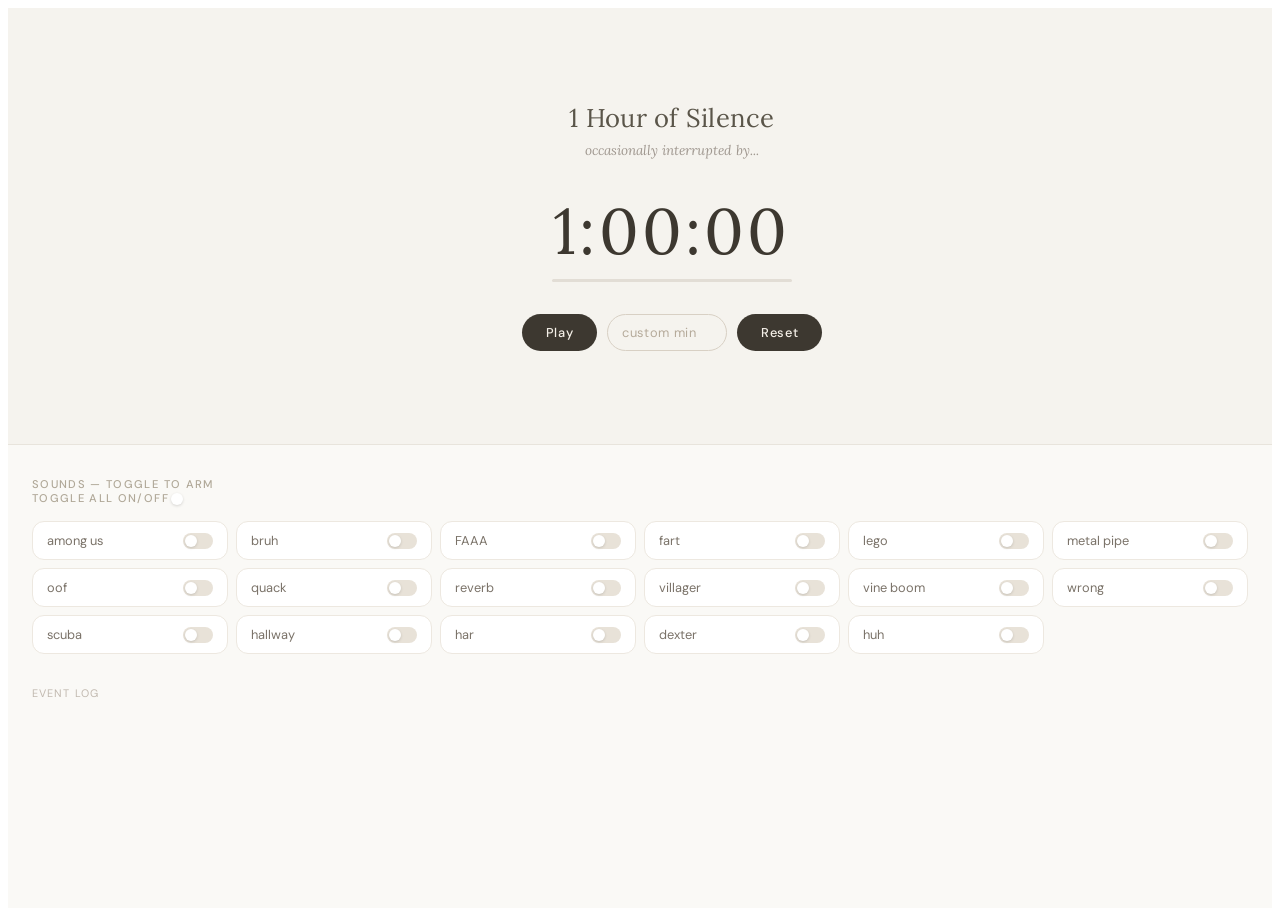
<file: index.html>
<!DOCTYPE html>
<html lang="en">
<head>
  <meta charset="UTF-8" />
  <meta name="viewport" content="width=device-width, initial-scale=1.0" />
  <title>1 Hour of Silence</title>
  <link rel="stylesheet" href="style.css" />

<body>
  <div id="app">
    <div id="scene">
      <div id="title-text">1 Hour of Silence</div>
      <div id="subtitle-text">occasionally interrupted by...</div>
      <div id="timer-display">1:00:00</div>
      <div id="progress-track"><div id="progress-fill"></div></div>
      <div id="ctrl-row">
        <button class="play-btn" id="btn-play" onclick="togglePlay()">Play</button>
		<div class="custom-time">
			<input type="number" id="custom-input" name="length" min="1" max="100" placeholder="custom minutes">
		</div>
        <button class="play-btn" onclick="resetTimer()">Reset</button>
      </div>
    </div>

    <div id="bottom-section">

      <div id="section-label">Sounds — toggle to arm<br>
		  Toggle all on/off
		  <label class="pill-toggle" title="toggle">
		          <input type="checkbox" onchange="toggleOnOff(this.checked)">
		          <div class="tog-track"></div>
		        </label>
	  </div>
      <div id="sounds-grid"></div>

      <div id="log- area">
        <div id="log-label">Event log</div>
        <div id="log-entries"></div>
      </div>
    </div>
  </div>
  <div id="ending-grid"></div>

  <script src="script.js"></script>
</body>
</html>
</file>
<file: style.css>
@import url('https://fonts.googleapis.com/css2?family=Lora:ital,wght@0,400;0,500;1,400&family=DM+Sans:wght@300;400;500&display=swap');

  #app {
    background: #faf9f6;
    min-height: 100vh;
    font-family: 'DM Sans', sans-serif;
    color: #2d2d2d;
    padding: 0;
    position: relative;
    overflow: hidden;
  }

  #scene {
    position: relative;
    width: 100%;
    min-height: 340px;
    background: #f5f3ee;
    border-bottom: 1px solid #e8e4dc;
    display: flex;
    flex-direction: column;
    align-items: center;
    justify-content: center;
    padding: 3rem 2rem;
  }

  .scene-emoji-float {
    position: absolute;
    max-width: 80px;
    font-size: 4.5rem;
    pointer-events: none;
    opacity: 0;
    transition: opacity 0.08s ease;
    z-index: 10;
    filter: saturate(1.1);
    line-height: 1;
  }

  .scene-emoji-float.visible {
    opacity: 1;
  }

  .scene-emoji-float.fading {
    opacity: 0;
    transition: opacity 0.4s ease;
  }

  #title-text {
    font-family: 'Lora', serif;
    font-size: 1.6rem;
    font-weight: 400;
    color: #5a5549;
    text-align: center;
    margin-bottom: 0.4rem;
    letter-spacing: 0.01em;
  }

  #subtitle-text {
    font-family: 'Lora', serif;
    font-style: italic;
    font-size: 0.85rem;
    color: #a09890;
    text-align: center;
    margin-bottom: 2.5rem;
  }

  #timer-display {
    font-family: 'Lora', serif;
    font-size: 4rem;
    font-weight: 400;
    color: #3d3830;
    letter-spacing: 0.05em;
    line-height: 1;
    margin-bottom: 1rem;
    text-align: center;
  }

  #timer-display.ticking {
    color: #2d2820;
  }

  #progress-track {
    width: 240px;
    height: 3px;
    background: #e2ddd5;
    border-radius: 2px;
    overflow: hidden;
    margin-bottom: 2rem;
  }

  #progress-fill {
    height: 100%;
    background: #b5a898;
    border-radius: 2px;
    width: 0%;
    transition: width 1s linear;
  }

  #ctrl-row {
    display: flex;
    gap: 10px;
  }

  .play-btn {
    background: #3d3830;
    color: #f5f0e8;
    border: none;
    font-family: 'DM Sans', sans-serif;
    font-size: 0.8rem;
    font-weight: 500;
    padding: 9px 24px;
    border-radius: 100px;
    cursor: pointer;
    letter-spacing: 0.05em;
    transition: background 0.15s, transform 0.1s;
  }

  .play-btn:hover { background: #2a261f; }
  .play-btn:active { transform: scale(0.97); }

  .reset-btn {
    background: transparent;
    color: #9a9080;
    border: 1px solid #d8d0c4;
    font-family: 'DM Sans', sans-serif;
    font-size: 0.8rem;
    padding: 9px 18px;
    border-radius: 100px;
    cursor: pointer;
    letter-spacing: 0.05em;
    transition: border-color 0.15s, color 0.15s;
  }

  .reset-btn:hover { border-color: #a09080; color: #5a5449; }

  .custom-time {
    display: flex;
    gap: 10px;
    align-items: center;
  }

  #custom-input {
    background: transparent;
    color: #5a5449;
    border: 1px solid #d8d0c4;
    font-family: 'DM Sans', sans-serif;
    font-size: 0.8rem;
    padding: 9px 14px;
    border-radius: 100px;
    width: 90px;
    outline: none;
    letter-spacing: 0.05em;
    transition: border-color 0.15s, color 0.15s;
  }

  #custom-input::placeholder {
    color: #b5aa9a;
  }

  #custom-input:focus {
    border-color: #a09080;
  }
  
  #bottom-section {
    padding: 2rem 1.5rem;
    background: #faf9f6;
  }

  #section-label {
    font-size: 0.7rem;
    font-weight: 500;
    color: #b0a898;
    letter-spacing: 0.12em;
    text-transform: uppercase;
    margin-bottom: 1rem;
  }

  #sounds-grid {
    display: grid;
    grid-template-columns: repeat(auto-fill, minmax(190px, 1fr));
    gap: 8px;
    margin-bottom: 2rem;
  }

  .sound-pill {
    display: flex;
    align-items: center;
    gap: 10px;
    padding: 10px 14px;
    background: #fff;
    border: 1px solid #ede8e0;
    border-radius: 12px;
    cursor: pointer;
    transition: border-color 0.15s, background 0.15s;
    user-select: none;
  }

  .sound-pill:hover {
    border-color: #c8bfb2;
    background: #fdfcf9;
  }

  .sound-pill.active {
    border-color: #b5a898;
    background: #faf7f2;
  }

  .sound-pill.active .pill-name {
    color: #3d3830;
  }

  .pill-emoji {
    font-size: 1.3rem;
    line-height: 1;
    flex-shrink: 0;
  }

  .pill-name {
    font-size: 0.8rem;
    color: #7a7268;
    font-weight: 400;
    flex: 1;
  }

  .pill-range {
    font-size: 0.68rem;
    color: #c0b8ae;
  }

  .pill-toggle {
    width: 30px;
    height: 16px;
    position: relative;
    flex-shrink: 0;
  }

  .pill-toggle input {
    opacity: 0;
    width: 0;
    height: 0;
    position: absolute;
  }

  .tog-track {
    position: absolute;
    inset: 0;
    background: #e8e2d8;
    border-radius: 100px;
    cursor: pointer;
    transition: background 0.2s;
  }

  .tog-track::after {
    content: '';
    position: absolute;
    width: 12px;
    height: 12px;
    top: 2px;
    left: 2px;
    background: #fff;
    border-radius: 50%;
    transition: transform 0.2s;
    box-shadow: 0 1px 3px rgba(0,0,0,0.15);
  }

  .pill-toggle input:checked + .tog-track {
    background: #8a7d6e;
  }

  .pill-toggle input:checked + .tog-track::after {
    transform: translateX(14px);
  }

  #log-area {
    border-top: 1px solid #ede8e0;
    padding-top: 1.2rem;
  }

  #log-label {
    font-size: 0.68rem;
    color: #c0b8ae;
    letter-spacing: 0.1em;
    text-transform: uppercase;
    margin-bottom: 0.6rem;
  }

  #log-entries {
    min-height: 40px;
  }

  .log-entry {
    font-size: 0.78rem;
    color: #a09888;
    padding: 3px 0;
    display: flex;
    gap: 10px;
    animation: slideIn 0.2s ease;
  }

  .log-time {
    color: #c8c0b5;
    font-variant-numeric: tabular-nums;
  }

  @keyframes slideIn {
    from { opacity: 0; transform: translateY(-4px); }
    to   { opacity: 1; transform: none; }
  }
  
  .ending-screen {
      position: fixed;
      top: 50%;
      left: 50%;
      transform: translate(-50%, -50%);
      background: #222;
      color: #3d3830;
      padding: 70px;
      border-radius: 12px;
      text-align: center;
      z-index: 1000;
  }
  
  .ending-screen h1 {
      font-family: 'Lora', serif;
      font-size: 2.6rem;
      font-weight: 400;
      color: #faf9f6;
      text-align: center;
      margin-bottom: 0.4rem;
      letter-spacing: 0.01em;
    }

.ending-screen p {
      font-family: 'Lora', serif;
      font-style: italic;
      font-size: 1.85rem;
      color: #faf9f6;
      text-align: center;
      margin-bottom: 2.5rem;
    }
</file>
